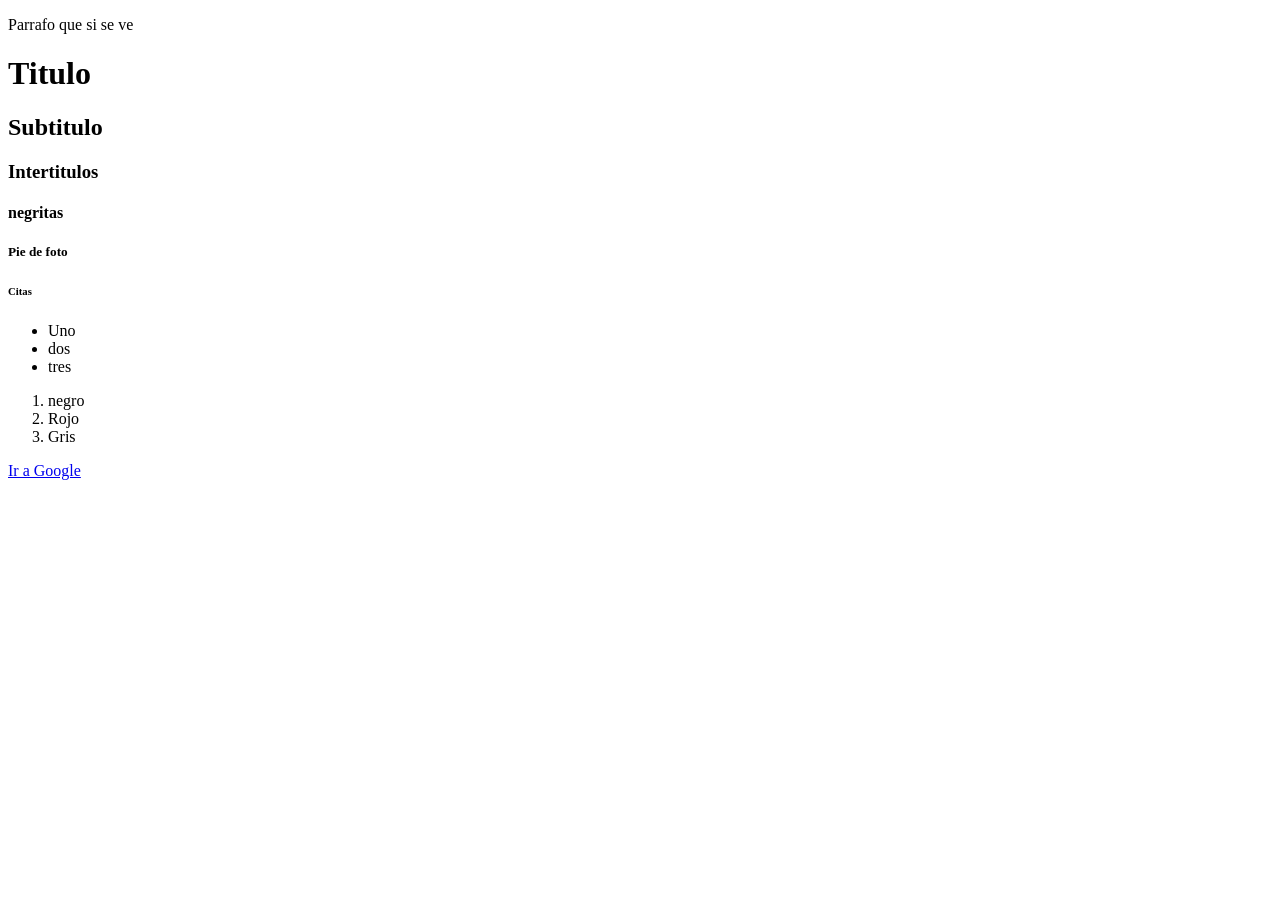
<file: INDEX.html>
<!DOCTYPE html> 
<html>
    <head>
        <title>PORTAFOLIO MATIAS CARVAJAL</title>
    </head> 
    <body>
       <p>Parrafo que si se ve</p>
       <h1>Titulo</h1>
       <h2>Subtitulo
        <h3>Intertitulos</h3>
        <h4>negritas</h4>
        <h5>Pie de foto</h5>
        <h6>Citas</h6>
       <ul>
            <li>Uno</li>
            <li>dos</li>
            <li>tres</li>
       </ul>
       <ol>
            <li>negro</li>
            <li>Rojo</li>
            <li>Gris</li>
       </ol>
       <a href="https://www.google.com" target="_blank">Ir a Google</a>
    </body>
</html>
</file>
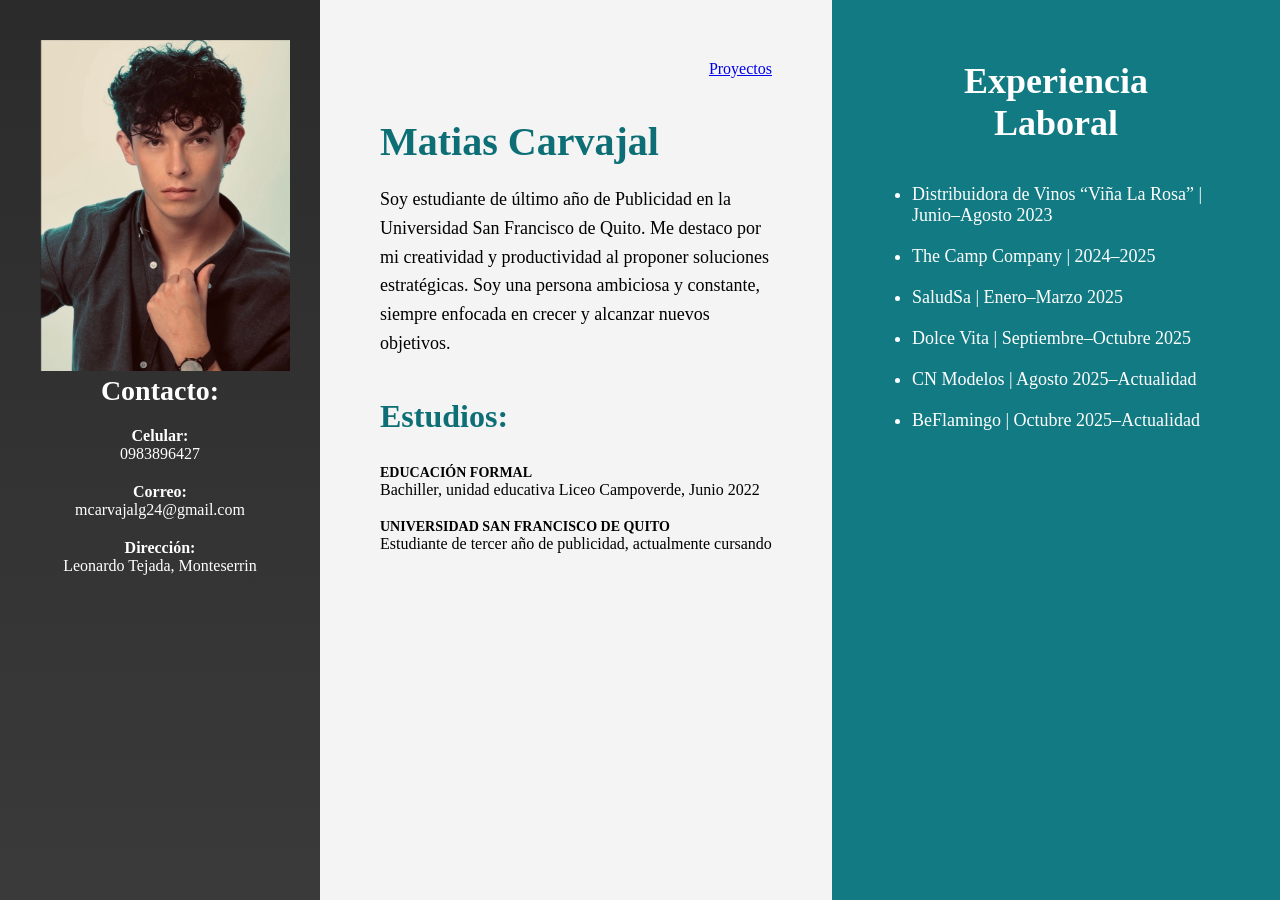
<file: index.html>
<!DOCTYPE html>
<html lang="es">
<head>
    <meta charset="UTF-8">
    <title>CV Matias Carvajal</title>
    <link rel="stylesheet" href="stylesmc.css">
</head>
<body>

    <div class="container">

        <!-- COLUMNA IZQUIERDA -->
        <aside class="sidebar">
             <img src="ftmatias.jpg" width="250"> 

            <h2>Contacto:</h2>

            <div class="contact-info">
                <p><strong>Celular:</strong><br>0983896427</p>
                <p><strong>Correo:</strong><br>mcarvajalg24@gmail.com</p>
                <p><strong>Dirección:</strong><br>Leonardo Tejada, Monteserrin</p>
            </div>
        </aside>

        <!-- CONTENIDO PRINCIPAL -->
        <main class="main-content">

            <div class="top-bar">
                <a href="Proyectos HTML.html" class="proyectos">Proyectos</a>
            </div>

            <section class="about">
                <h1>Matias Carvajal</h1>
                <p>
                    Soy estudiante de último año de Publicidad en la Universidad San Francisco de Quito.
                    Me destaco por mi creatividad y productividad al proponer soluciones estratégicas.
                    Soy una persona ambiciosa y constante, siempre enfocada en crecer y alcanzar nuevos objetivos.
                </p>
            </section>

            <section class="estudios">
                <h2>Estudios:</h2>

                <div class="education-item">
                    <h4>EDUCACIÓN FORMAL</h4>
                    <p>Bachiller, unidad educativa Liceo Campoverde, Junio 2022</p>
                </div>

                <div class="education-item">
                    <h4>UNIVERSIDAD SAN FRANCISCO DE QUITO</h4>
                    <p>Estudiante de tercer año de publicidad, actualmente cursando</p>
                </div>
            </section>

        </main>

        <!-- EXPERIENCIA LABORAL -->
        <section class="experience">
            <h2>Experiencia<br>Laboral</h2>

            <ul>
                <li>Distribuidora de Vinos “Viña La Rosa” | Junio–Agosto 2023</li>
                <li>The Camp Company | 2024–2025</li>
                <li>SaludSa | Enero–Marzo 2025</li>
                <li>Dolce Vita | Septiembre–Octubre 2025</li>
                <li>CN Modelos | Agosto 2025–Actualidad</li>
                <li>BeFlamingo | Octubre 2025–Actualidad</li>
            </ul>
        </section>

    </div>

</body>
</html>
</file>
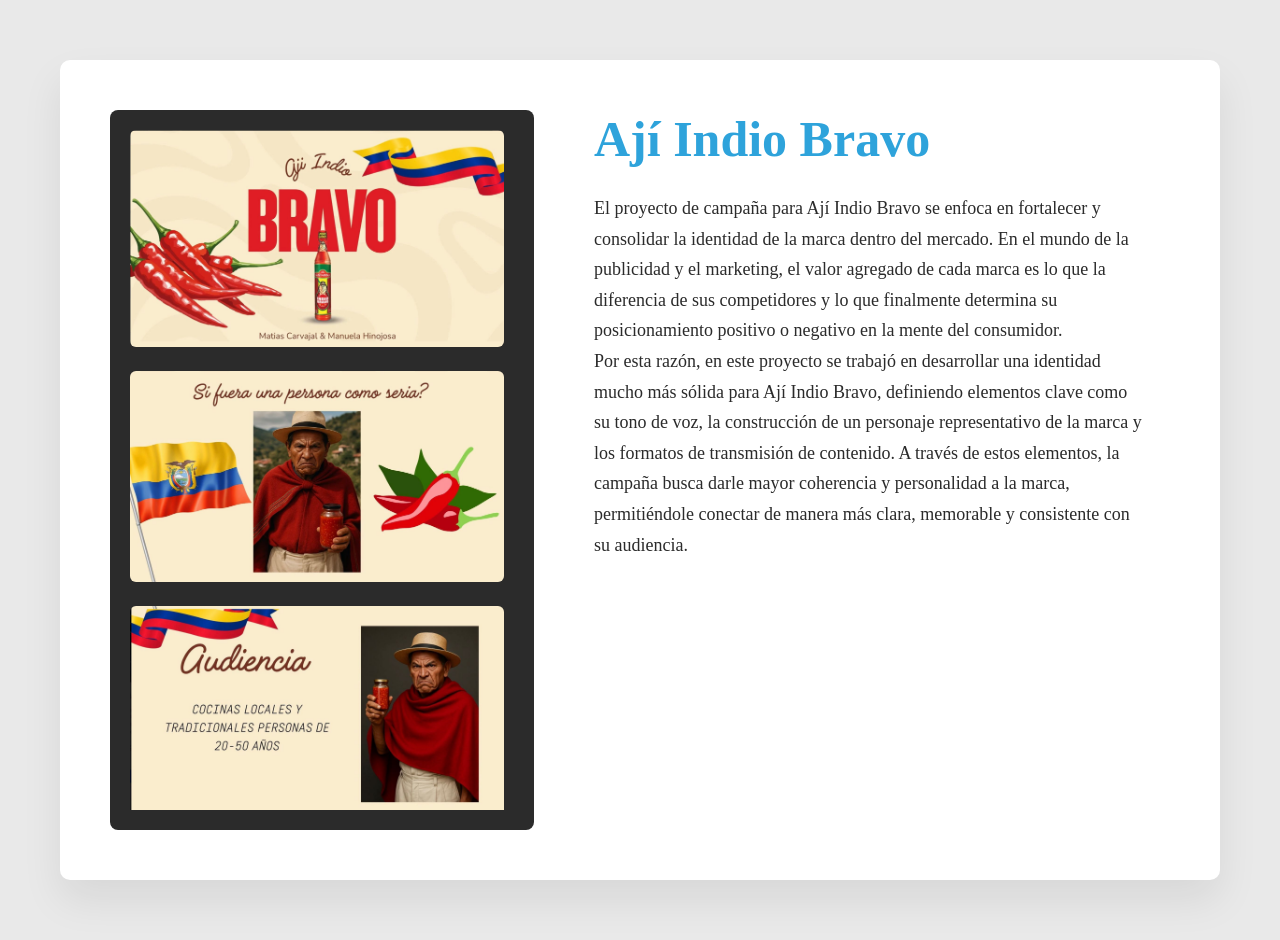
<file: ajiindiobravo.html>
<!DOCTYPE html>
<html lang="es">
<head>
  <meta charset="UTF-8">
  <title>Ají Indio Bravo</title>
  <link rel="stylesheet" href="stylesmc.css">
</head>

<body>

<section class="case-wrapper">

  <div class="case-box">

    <!-- IZQUIERDA -->
    <div class="case-left">
      <div class="case-scroll">
        <img src="aib1.jpeg">
        <img src="aib2.jpeg">
        <img src="aib3.jpeg">
        <img src="aib4.jpeg">
        <img src="aib5.jpeg">
        <img src="aib6.jpeg">
        <img src="aib7.jpeg">
        <img src="aib8.jpeg">
        <img src="aib9.jpeg">
        <img src="aib10.jpeg">
        <img src="aib11.jpeg">
        <img src="aib12.jpeg">
        <img src="aib13.jpeg">
        <img src="aib14.jpeg">
        <img src="aib15.jpeg">
        <img src="aib16.jpeg">
        <img src="aib17.jpeg">
        <img src="aib18.jpeg">
        <img src="aib19.jpeg">
      </div>
    </div>

    <!-- DERECHA -->
    <div class="case-right">
      <h1>Ají Indio Bravo</h1>
      <p>
       El proyecto de campaña para Ají Indio Bravo se enfoca en fortalecer y consolidar la identidad de la marca dentro del mercado. En el mundo de la publicidad y el marketing, el valor agregado de cada marca es lo que la diferencia de sus competidores y lo que finalmente determina su posicionamiento positivo o negativo en la mente del consumidor.
      <p>
       Por esta razón, en este proyecto se trabajó en desarrollar una identidad mucho más sólida para Ají Indio Bravo, definiendo elementos clave como su tono de voz, la construcción de un personaje representativo de la marca y los formatos de transmisión de contenido. A través de estos elementos, la campaña busca darle mayor coherencia y personalidad a la marca, permitiéndole conectar de manera más clara, memorable y consistente con su audiencia.
    </div>

  </div>

</section>

</body>
</html>
</file>
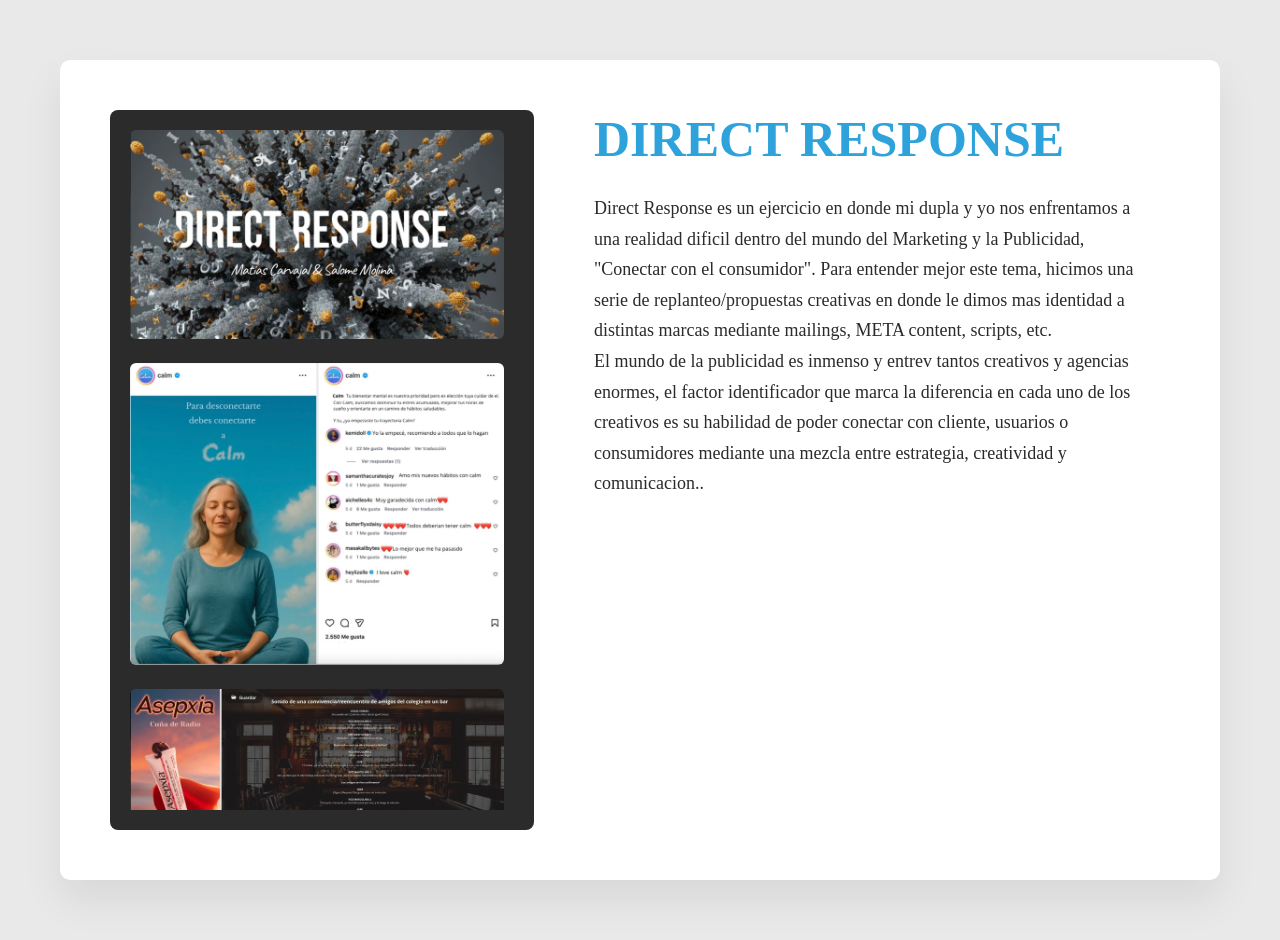
<file: directresponse.html>
<!DOCTYPE html>
<html lang="es">
<head>
  <meta charset="UTF-8">
  <title>Physique</title>
  <link rel="stylesheet" href="stylesmc.css">
</head>

<body>

<section class="case-wrapper">

  <div class="case-box">

    <!-- IZQUIERDA -->
    <div class="case-left">
      <div class="case-scroll">
        <img src="dr1.jpeg">
        <img src="dr2.jpeg">
        <img src="dr3.jpeg">
        <img src="dr4.jpeg">
        <img src="dr5.jpeg">
        <img src="dr6.jpeg">
        <img src="dr7.jpeg">
        <img src="dr8.jpeg">
        <img src="dr9.jpeg">
      </div>
    </div>

    <!-- DERECHA -->
    <div class="case-right">
      <h1>DIRECT RESPONSE</h1>
      <p>
       Direct Response es un ejercicio en donde mi dupla y yo nos enfrentamos a una realidad dificil dentro del mundo del Marketing y la Publicidad, "Conectar con el consumidor". Para entender mejor este tema, hicimos una serie de replanteo/propuestas creativas en donde le dimos mas identidad a distintas marcas mediante mailings, META content, scripts, etc.

      <p>
       El mundo de la publicidad es inmenso y entrev tantos creativos y agencias enormes, el factor identificador que marca la diferencia en cada uno de los creativos es su habilidad de poder conectar con cliente, usuarios o consumidores mediante una mezcla entre estrategia, creatividad y comunicacion..
      </p>
    </div>

  </div>

</section>

</body>
</html>
</file>
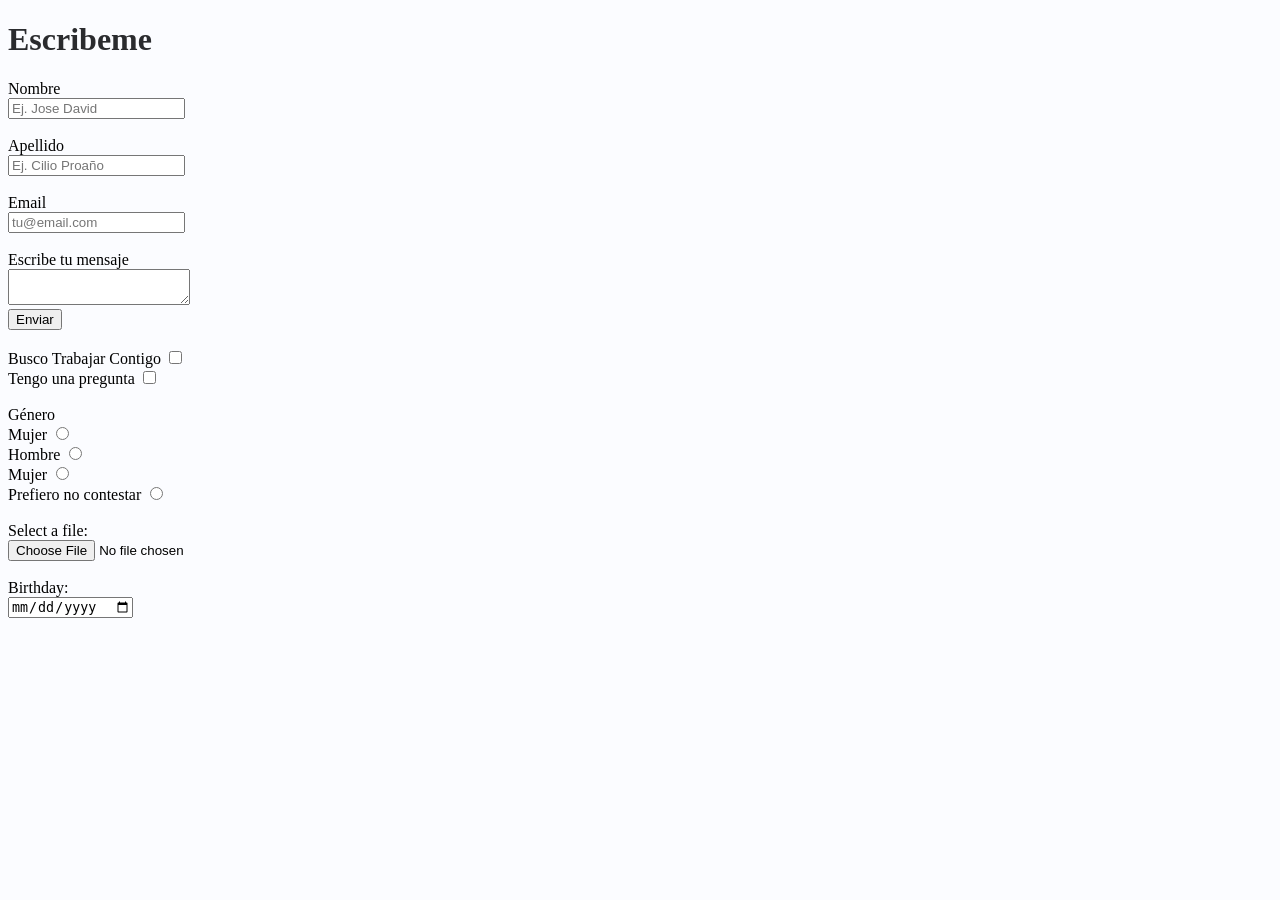
<file: html contacto.html>
<!DOCTYPE html>
<html lang="es">
    <head>
        <meta charset="UTF-8">
        <title>contacto</title>
        <link rel="stylesheet" href="styles.css">
    </head>
    <body>
        <h1>Escribeme</h1>
        <div class="container">
        <form>
            <label form="Name">Nombre</label><br>
            <input type="text" id="Name" placeholder="Ej. Jose David"><br><br>
            <label for="Apellido">Apellido</label><br>
            <input type="text" id="Apellido" placeholder="Ej. Cilio Proaño"><br><br>
            <label for="Mail">Email</label><br>
            <input type="email" id="Mail" placeholder="tu@email.com"><br><br>
            <label for="Mensaje">Escribe tu mensaje</label><br>
            <textarea></textarea><br>
            <button type="submit">Enviar</button><br><br>
            </div>
            <!----Para hacer comentarios-->
            <label for="Work">Busco Trabajar Contigo</label>
            <input type="checkbox" id="trabajo" name="Trabajo" value="Trabajar"><br>
            <label for="duda">Tengo una pregunta</label>
            <input type="checkbox"><br><br>
            Género<br>
            <label for="genero">Mujer</label>
            <input type="radio" id="mujer" name="Genero" value="fem"><br>
            <label for="genero">Hombre</label>
            <input type="radio" id="hombre" name="Genero" value="Mas"><br>
            <label for="genero">Mujer</label>
            <input type="radio" id="otro" name="Genero" value="otros"><br>
            <label for="genero">Prefiero no contestar</label>
            <input type="radio" id="nc" name="genero" value="nc"><br><br>
            <label for="myfile">Select a file:</label><br>
            <input type="file" id="myfile" name="myfile"><br><br>
            <label for="brithday">Birthday:</label><br>
            <input type="date" id="birthday" name="Birthday"><br>

        </form>
    </body>
</html>
</file>
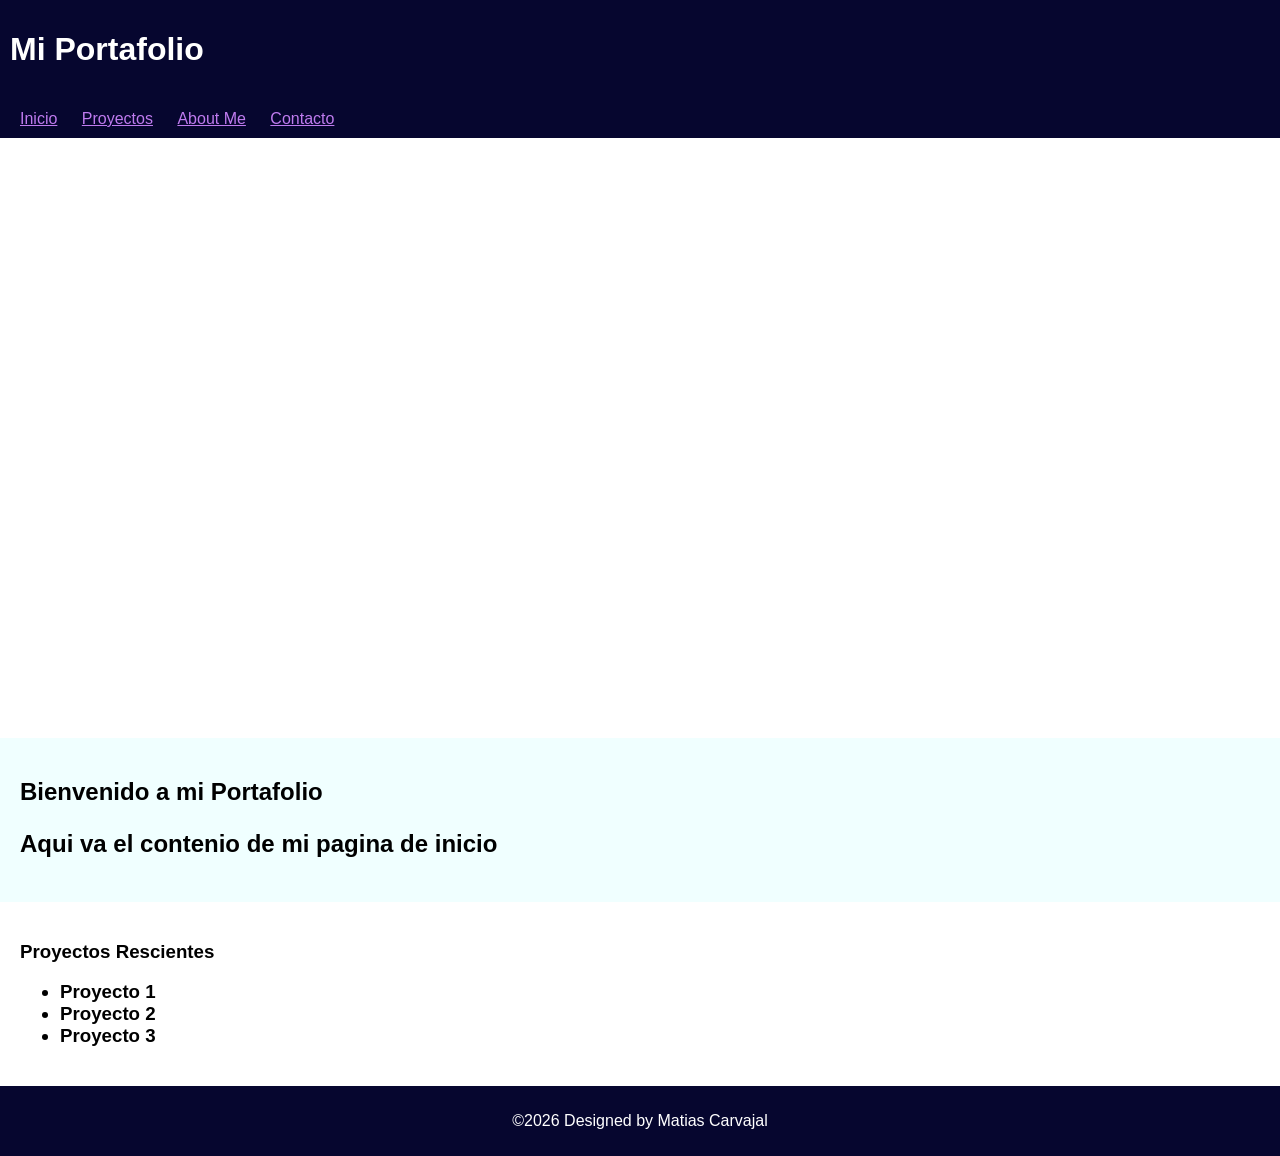
<file: Mi portafolio.html>
<!DOCTYPE html>
<html lang="es">
    <head>
        <title>Mi Portafolio</title>
        <meta charset="UTF-8">
        <link rel="stylesheet" href="estilos 2.css">
    </head>
    <body>
        <header>
            <h1>Mi Portafolio</h1>
        </header>
        <nav>
            <a href="INDEX.html">Inicio</a>
            <a href="#">Proyectos</a>
            <a href="#">About Me</a>
            <a href="#">Contacto</a>
        </nav>
        <div class="container"></div>
        <main>
            <h2>Bienvenido a mi Portafolio</2>
            <p>Aqui va el contenio de mi pagina de inicio</p>
        </main>
        <aside>
            <h3>Proyectos Rescientes</3>
            <ul>
                <li>Proyecto 1</li>
                <li>Proyecto 2</li>
                <li>Proyecto 3</li>
            </ul>
        </aside>
        <footer>
            <p>&copy;2026 Designed by Matias Carvajal</p>
        </footer>
    </body>

</html>
</file>
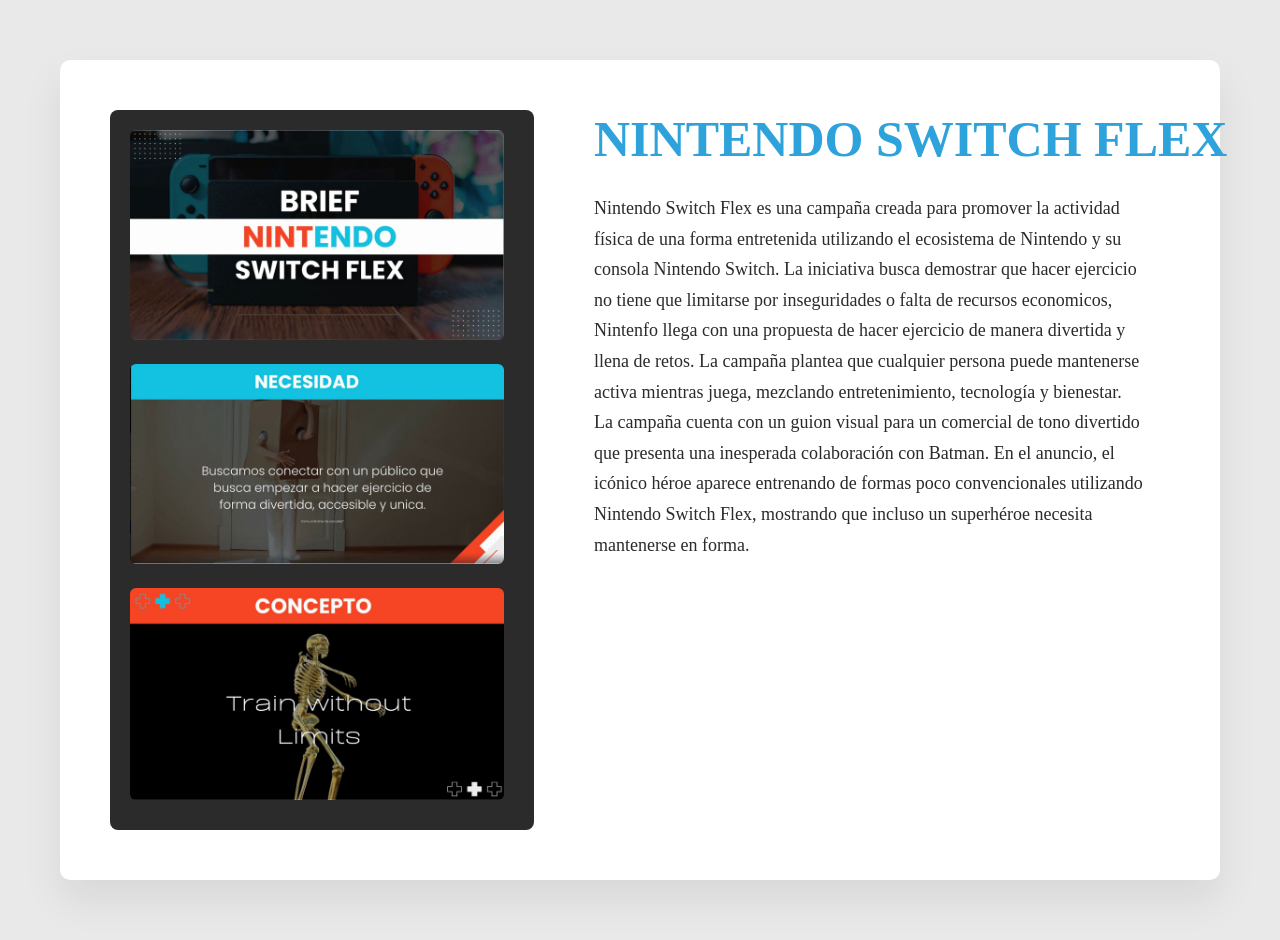
<file: nintendo.html>
<!DOCTYPE html>
<html lang="es">
<head>
  <meta charset="UTF-8">
  <title>Nintendo</title>
  <link rel="stylesheet" href="stylesmc.css">
</head>

<body>

<section class="case-wrapper">

  <div class="case-box">

    <!-- IZQUIERDA -->
    <div class="case-left">
      <div class="case-scroll">
        <img src="ns1.jpeg">
        <img src="ns2.jpeg">
        <img src="ns3.jpeg">
        <img src="ns4.jpeg">
        <img src="ns5.jpeg">
        <img src="ns6.jpeg">
        <img src="ns7.jpeg">
        <img src="ns8.jpeg">
        <img src="ns9.jpeg">
        <img src="ns10.jpeg">
        <img src="ns11.jpeg">
        <img src="ns12.jpeg">
        <img src="ns13.jpeg">
        <img src="ns14.jpeg">
        <img src="ns15.jpeg">
        <img src="ns16.jpeg">
      </div>
    </div>

    <!-- DERECHA -->
    <div class="case-right">
      <h1>NINTENDO SWITCH FLEX</h1>
      <p>
        Nintendo Switch Flex es una campaña creada para promover la actividad física de una forma entretenida utilizando el ecosistema de Nintendo y su consola Nintendo Switch. La iniciativa busca demostrar que hacer ejercicio no tiene que limitarse por inseguridades o falta de recursos economicos, Nintenfo llega con una propuesta de hacer ejercicio de manera divertida y llena de retos. La campaña plantea que cualquier persona puede mantenerse activa mientras juega, mezclando entretenimiento, tecnología y bienestar.
      <p>
        La campaña cuenta con un guion visual para un comercial de tono divertido que presenta una inesperada colaboración con Batman. En el anuncio, el icónico héroe aparece entrenando de formas poco convencionales utilizando Nintendo Switch Flex, mostrando que incluso un superhéroe necesita mantenerse en forma.
      </p>
    </div>

  </div>

</section>

</body>
</html>
</file>
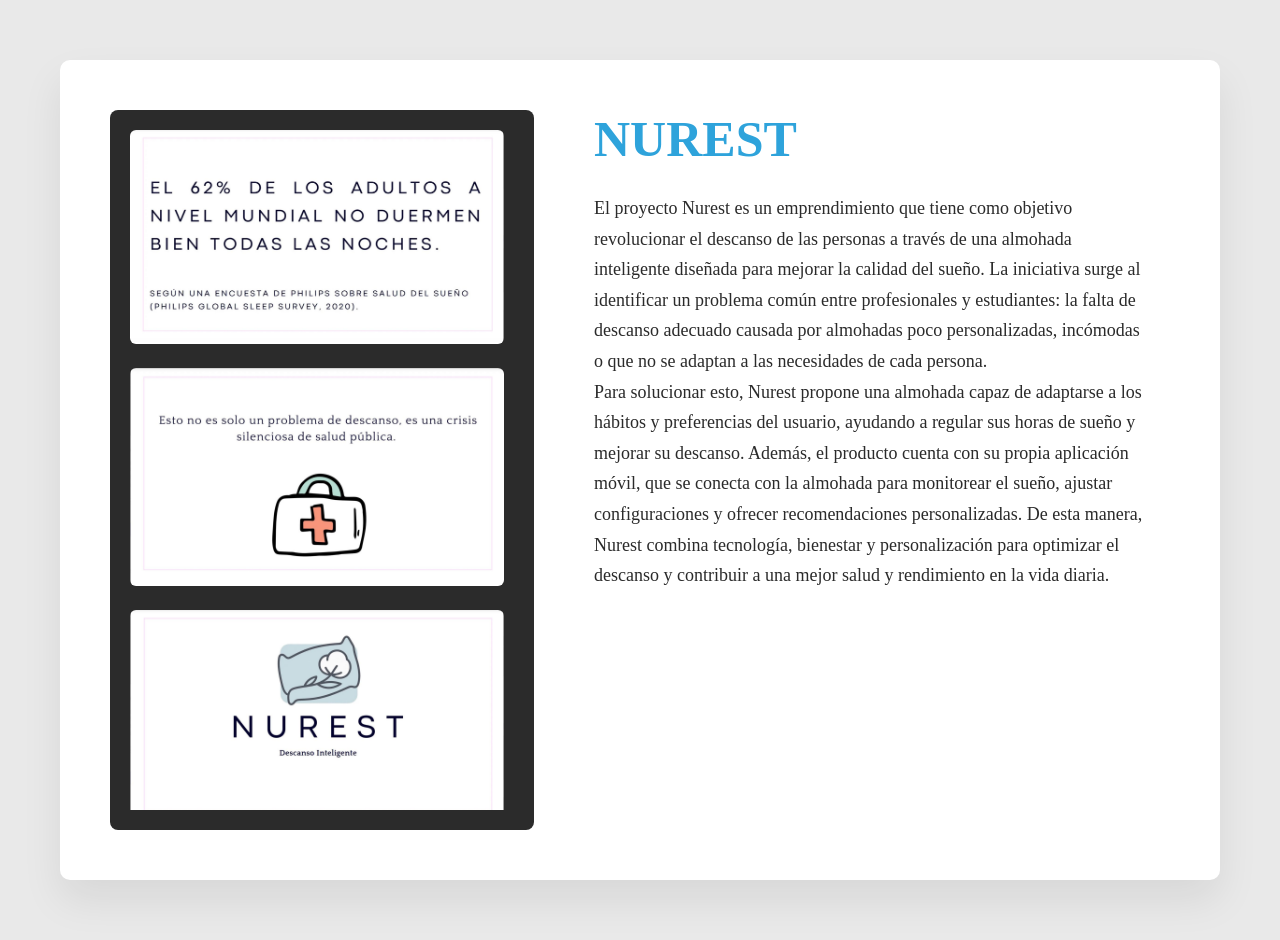
<file: nurest.html>
<!DOCTYPE html>
<html lang="es">
<head>
  <meta charset="UTF-8">
  <title>Nurest</title>
  <link rel="stylesheet" href="stylesmc.css">
</head>

<body>

<section class="case-wrapper">

  <div class="case-box">

    <!-- IZQUIERDA -->
    <div class="case-left">
      <div class="case-scroll">
        <img src="nurest1.jpeg">
        <img src="nurest2.jpeg">
        <img src="nurest3.jpeg">
        <img src="nurest4.jpeg">
        <img src="nurest5.jpeg">
        <img src="nurest6.jpeg">
        <img src="nurest7.jpeg">
        <img src="nurest8.jpeg">
        <img src="nurest9.jpeg">
        <img src="nurest10.jpeg">
        <img src="nurest11.jpeg">
        <img src="nurest12.jpeg">
        <img src="nurest13.jpeg">
        <img src="nurest14.jpeg">
      </div>
    </div>

    <!-- DERECHA -->
    <div class="case-right">
      <h1>NUREST</h1>
      <p>
       El proyecto Nurest es un emprendimiento que tiene como objetivo revolucionar el descanso de las personas a través de una almohada inteligente diseñada para mejorar la calidad del sueño. La iniciativa surge al identificar un problema común entre profesionales y estudiantes: la falta de descanso adecuado causada por almohadas poco personalizadas, incómodas o que no se adaptan a las necesidades de cada persona.
      <p>
       Para solucionar esto, Nurest propone una almohada capaz de adaptarse a los hábitos y preferencias del usuario, ayudando a regular sus horas de sueño y mejorar su descanso. Además, el producto cuenta con su propia aplicación móvil, que se conecta con la almohada para monitorear el sueño, ajustar configuraciones y ofrecer recomendaciones personalizadas. De esta manera, Nurest combina tecnología, bienestar y personalización para optimizar el descanso y contribuir a una mejor salud y rendimiento en la vida diaria.      
      </p>
    </div>

  </div>

</section>

</body>
</html>
</file>
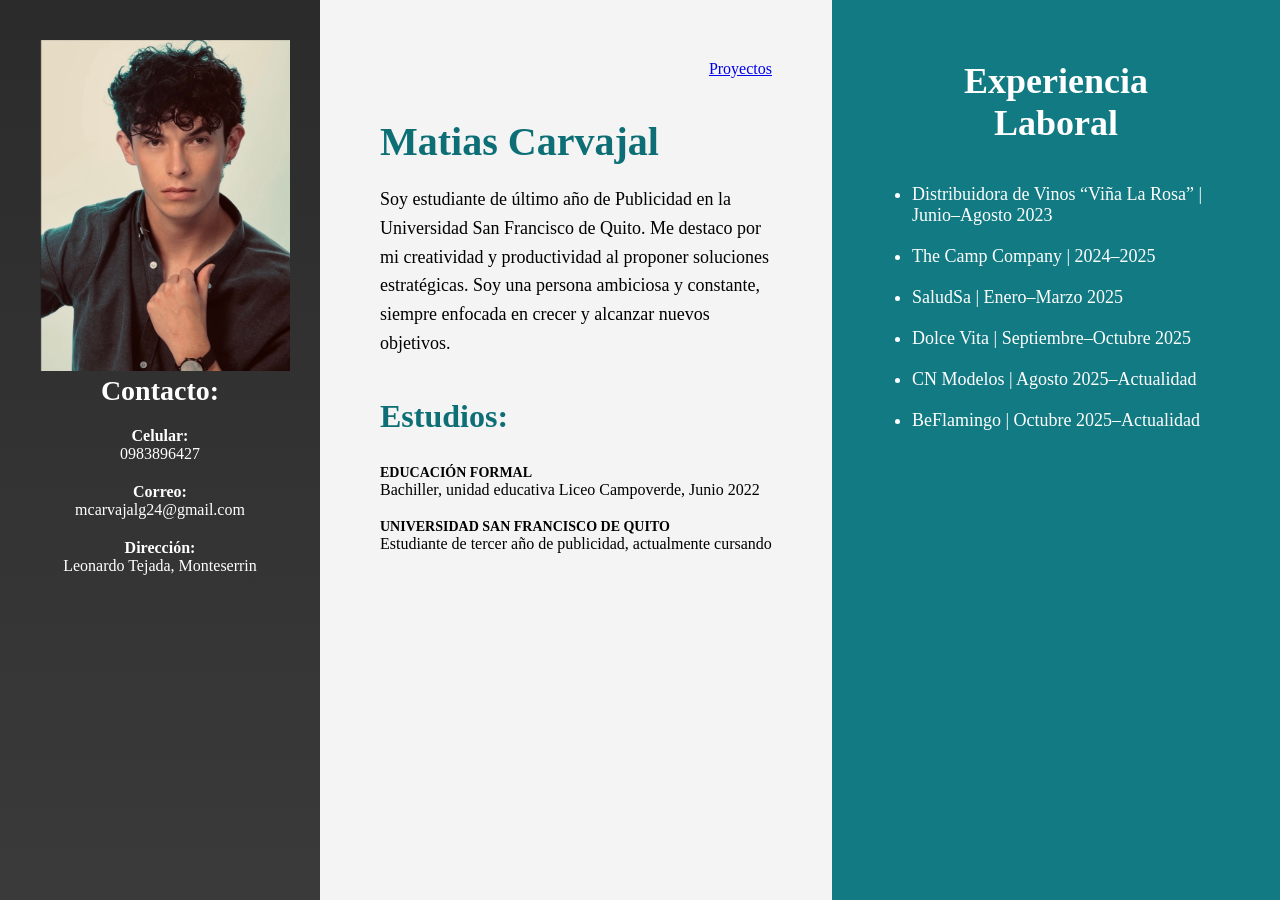
<file: Pagina Web Matias Carvajal.html>
<!DOCTYPE html>
<html lang="es">
<head>
    <meta charset="UTF-8">
    <title>CV Matias Carvajal</title>
    <link rel="stylesheet" href="stylesmc.css">
</head>
<body>

    <div class="container">

        <!-- COLUMNA IZQUIERDA -->
        <aside class="sidebar">
             <img src="ftmatias.jpg" width="250"> 

            <h2>Contacto:</h2>

            <div class="contact-info">
                <p><strong>Celular:</strong><br>0983896427</p>
                <p><strong>Correo:</strong><br>mcarvajalg24@gmail.com</p>
                <p><strong>Dirección:</strong><br>Leonardo Tejada, Monteserrin</p>
            </div>
        </aside>

        <!-- CONTENIDO PRINCIPAL -->
        <main class="main-content">

            <div class="top-bar">
                <a href="Proyectos HTML.html" class="proyectos">Proyectos</a>
            </div>

            <section class="about">
                <h1>Matias Carvajal</h1>
                <p>
                    Soy estudiante de último año de Publicidad en la Universidad San Francisco de Quito.
                    Me destaco por mi creatividad y productividad al proponer soluciones estratégicas.
                    Soy una persona ambiciosa y constante, siempre enfocada en crecer y alcanzar nuevos objetivos.
                </p>
            </section>

            <section class="estudios">
                <h2>Estudios:</h2>

                <div class="education-item">
                    <h4>EDUCACIÓN FORMAL</h4>
                    <p>Bachiller, unidad educativa Liceo Campoverde, Junio 2022</p>
                </div>

                <div class="education-item">
                    <h4>UNIVERSIDAD SAN FRANCISCO DE QUITO</h4>
                    <p>Estudiante de tercer año de publicidad, actualmente cursando</p>
                </div>
            </section>

        </main>

        <!-- EXPERIENCIA LABORAL -->
        <section class="experience">
            <h2>Experiencia<br>Laboral</h2>

            <ul>
                <li>Distribuidora de Vinos “Viña La Rosa” | Junio–Agosto 2023</li>
                <li>The Camp Company | 2024–2025</li>
                <li>SaludSa | Enero–Marzo 2025</li>
                <li>Dolce Vita | Septiembre–Octubre 2025</li>
                <li>CN Modelos | Agosto 2025–Actualidad</li>
                <li>BeFlamingo | Octubre 2025–Actualidad</li>
            </ul>
        </section>

    </div>

</body>
</html>
</file>
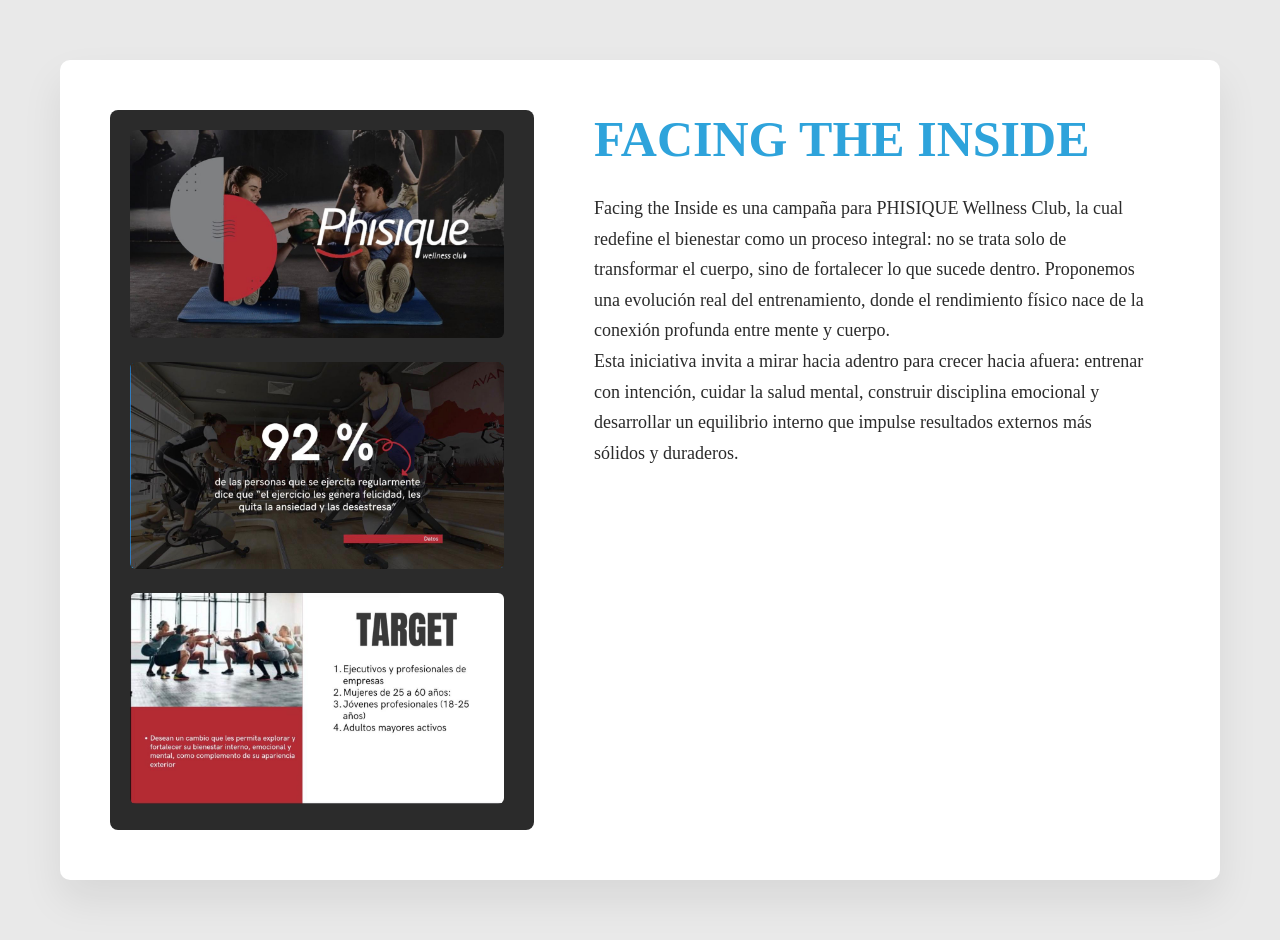
<file: Physique.HTML>
<!DOCTYPE html>
<html lang="es">
<head>
  <meta charset="UTF-8">
  <title>Physique</title>
  <link rel="stylesheet" href="stylesmc.css">
</head>

<body>

<section class="case-wrapper">

  <div class="case-box">

    <!-- IZQUIERDA -->
    <div class="case-left">
      <div class="case-scroll">
        <img src="physique1.jpeg">
        <img src="physique2.jpeg">
        <img src="physique3.jpeg">
        <img src="physique4.jpeg">
        <img src="physique5.jpeg">
        <img src="physique6.jpeg">
        <img src="physique7.jpeg">
        <img src="physique8.jpeg">
      </div>
    </div>

    <!-- DERECHA -->
    <div class="case-right">
      <h1>FACING THE INSIDE</h1>
      <p>
       Facing the Inside es una campaña para PHISIQUE Wellness Club, la cual redefine el bienestar como un proceso integral: no se trata solo de transformar el cuerpo, sino de fortalecer lo que sucede dentro.  Proponemos una evolución real del entrenamiento, donde el rendimiento físico nace de la conexión profunda entre mente y cuerpo.
      </p>

      <p>
       Esta iniciativa invita a mirar hacia adentro para crecer hacia afuera: entrenar con intención, cuidar la salud mental, construir disciplina emocional y desarrollar un equilibrio interno que impulse resultados externos más sólidos y duraderos.
      </p>
    </div>

  </div>

</section>

</body>
</html>
</file>
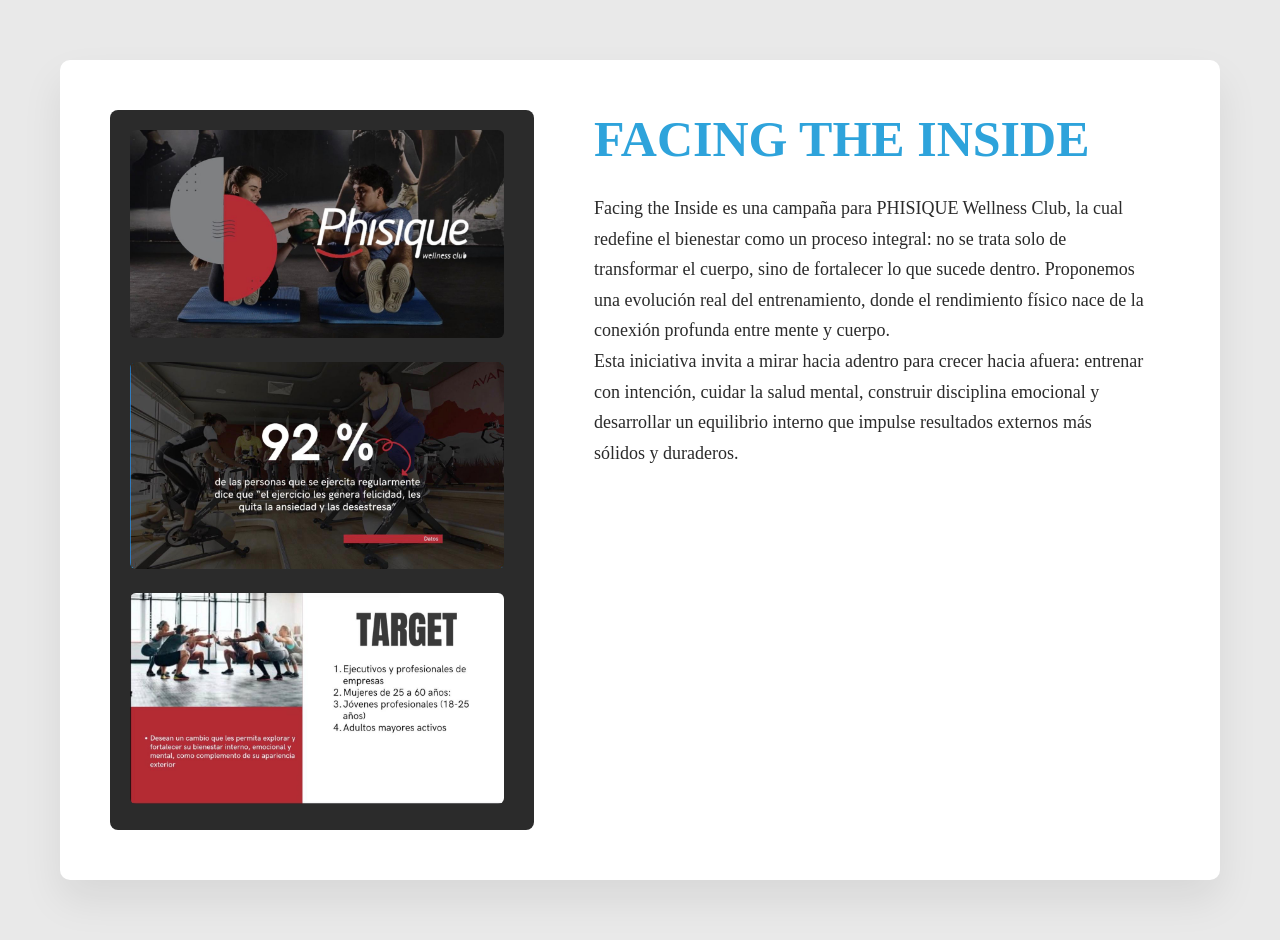
<file: Physique.html>
<!DOCTYPE html>
<html lang="es">
<head>
  <meta charset="UTF-8">
  <title>Physique</title>
  <link rel="stylesheet" href="stylesmc.css">
</head>

<body>

<section class="case-wrapper">

  <div class="case-box">

    <!-- IZQUIERDA -->
    <div class="case-left">
      <div class="case-scroll">
        <img src="physique1.jpeg">
        <img src="physique2.jpeg">
        <img src="physique3.jpeg">
        <img src="physique4.jpeg">
        <img src="physique5.jpeg">
        <img src="physique6.jpeg">
        <img src="physique7.jpeg">
        <img src="physique8.jpeg">
      </div>
    </div>

    <!-- DERECHA -->
    <div class="case-right">
      <h1>FACING THE INSIDE</h1>
      <p>
       Facing the Inside es una campaña para PHISIQUE Wellness Club, la cual redefine el bienestar como un proceso integral: no se trata solo de transformar el cuerpo, sino de fortalecer lo que sucede dentro.  Proponemos una evolución real del entrenamiento, donde el rendimiento físico nace de la conexión profunda entre mente y cuerpo.
      </p>

      <p>
       Esta iniciativa invita a mirar hacia adentro para crecer hacia afuera: entrenar con intención, cuidar la salud mental, construir disciplina emocional y desarrollar un equilibrio interno que impulse resultados externos más sólidos y duraderos.
      </p>
    </div>

  </div>

</section>

</body>
</html>
</file>
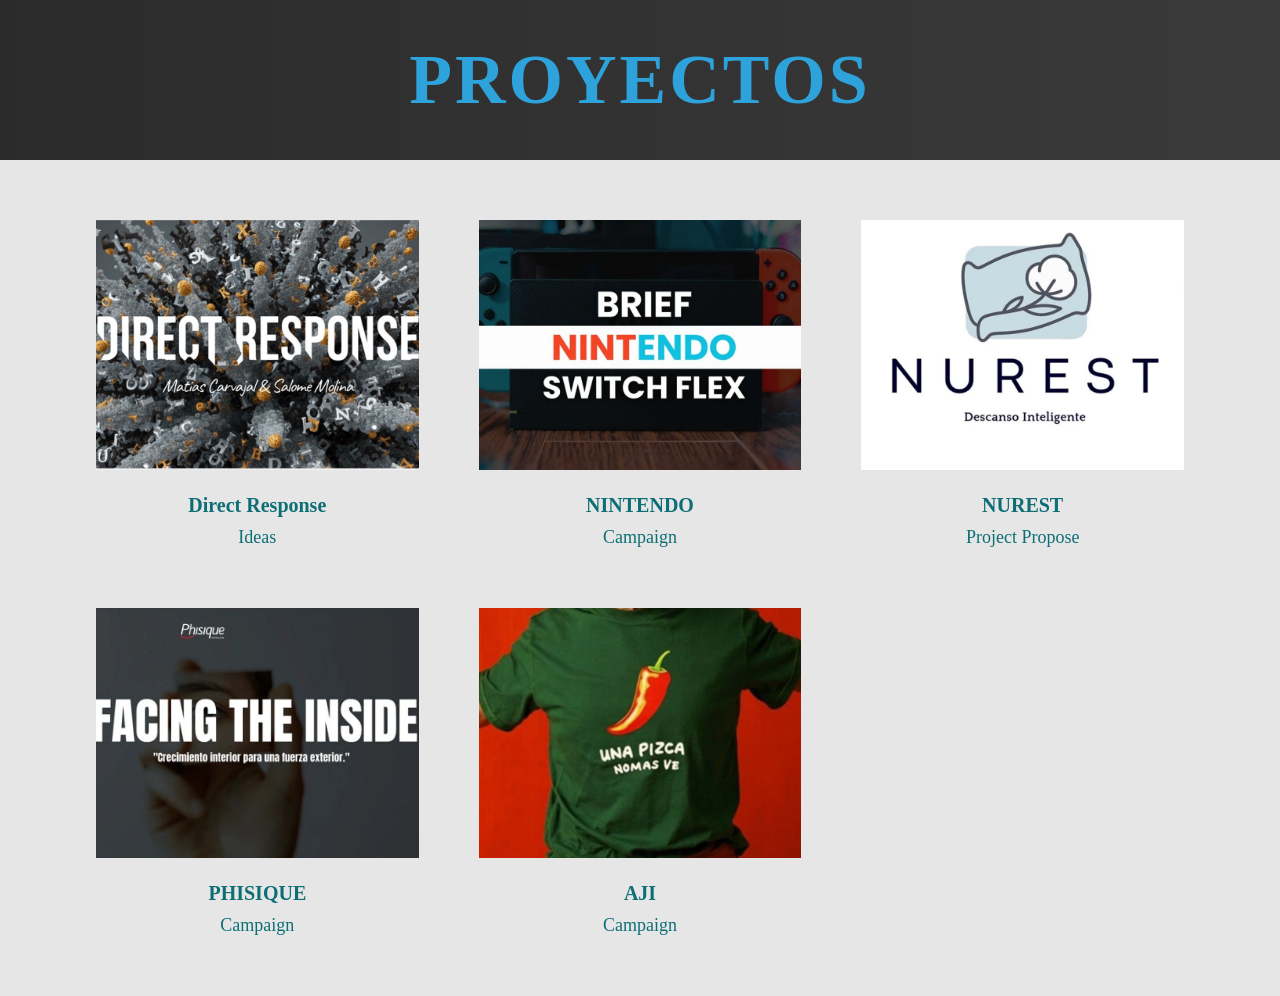
<file: Proyectos HTML.html>
<!DOCTYPE html>
<!DOCTYPE html>
<html lang="es">
<head>
<meta charset="UTF-8">
<title>Proyectos</title>
<link rel="stylesheet" href="proyectos.css">
</head>
<body>

<div class="page">

    <!-- HEADER OSCURO -->
    <header class="header">
        <h1>PROYECTOS</h1>
    </header>

    <!-- GRID DE PROYECTOS -->
    <section class="projects">

        <!-- BOTÓN 1 -->
        <a href="directresponse.html" class="project-card">
            <img src="imgproyecto1.jpeg" alt="Direct Response">
            <h3>Direct Response</h3>
            <p>Ideas</p>
        </a>

        <!-- BOTÓN 2 -->
        <a href="nintendo.html" class="project-card">
            <img src="imgproyecto2.jpeg" alt="Nintendo Campaign">
            <h3>NINTENDO</h3>
            <p>Campaign</p>
        </a>

        <!-- BOTÓN 3 -->
        <a href="nurest.html" class="project-card">
            <img src="imgproyecto3.jpeg" alt="Nurest Project">
            <h3>NUREST</h3>
            <p>Project Propose</p>
        </a>

        <!-- BOTÓN 4 -->
        <a href="physique.html" class="project-card">
            <img src="imgproyecto4.jpeg" alt="Physique Campaign">
            <h3>PHISIQUE</h3>
            <p>Campaign</p>
        </a>

        <!-- BOTÓN 5 -->
        <a href="ajiindiobravo.html" class="project-card">
            <img src="imgproyecto5.jpeg" alt="Aji Indio Bravo">
            <h3>AJI</h3>
            <p>Campaign</p>
        </a>

    </section>

</div>

</body>
</html>
</file>
<file: stylesmc.css>
* {
    margin: 0;
    padding: 0;
    box-sizing: border-box;
    font-family: 'Georgia', serif;
}

body {
    background-color: #e6e6e6;
}

/* CONTENEDOR GENERAL */
.container {
    display: flex;
    min-height: 100vh;
}

/* SIDEBAR */
.sidebar {
    width: 25%;
    background: linear-gradient(180deg, #2b2b2b, #3a3a3a);
    color: white;
    padding: 40px;
    text-align: center;
}

.profile-img {
    width: 100%;
    max-width: 250px;
    margin-bottom: 40px;
}

.sidebar h2 {
    margin-bottom: 20px;
    font-size: 28px;
}

.contact-info p {
    margin-bottom: 20px;
    font-size: 16px;
}

/* MAIN CONTENT */
.main-content {
    width: 40%;
    padding: 60px;
    background-color: #f4f4f4;
}

.top-bar {
    display: flex;
    justify-content: flex-end;
    margin-bottom: 40px;
}

a .proyectos {
    background-color: #2ea3db;
    color: white;
    padding: 15px 30px;
    border-radius: 30px;
    text-decoration: none;
    font-weight: bold;
}

.about h1 {
    font-size: 40px;
    color: #0d6f75;
    margin-bottom: 20px;
}

.about p {
    font-size: 18px;
    line-height: 1.6;
    margin-bottom: 40px;
}

.estudios h2 {
    font-size: 32px;
    color: #0d6f75;
    margin-bottom: 30px;
}

.education-item {
    margin-bottom: 20px;
}

.education-item h4 {
    font-size: 14px;
    font-weight: bold;
}

/* EXPERIENCIA */
.experience {
    width: 35%;
    background-color: #117a82;
    color: white;
    padding: 60px;
}

.experience h2 {
    font-size: 36px;
    margin-bottom: 40px;
    text-align: center;
}

.experience ul {
    list-style: disc;
    padding-left: 20px;
}

.experience li {
    margin-bottom: 20px;
    font-size: 18px;
}

/* FONDO GENERAL */
body {
  margin: 0;
  background: #e9e9e9;
  font-family: Arial, sans-serif;
}

/* CONTENEDOR GENERAL */
.case-wrapper {
  padding: 60px;
}

/* CAJA BLANCA */
.case-box {
  background: white;
  display: grid;
  grid-template-columns: 40% 60%;
  gap: 60px;
  padding: 50px;
  border-radius: 10px;
  max-width: 1400px;
  margin: auto;
  box-shadow: 0 20px 40px rgba(0,0,0,0.08);
}

/* COLUMNA IZQUIERDA */
.case-left {
  height: 80vh;
  background: #2b2b2b;   /* gris oscuro elegante */
  padding: 20px;
  border-radius: 8px;
  overflow: hidden;
}

/* SCROLL INTERNO */
.case-scroll {
  height: 100%;
  overflow-y: scroll;
  padding-right: 10px;
}

.case-scroll img {
  width: 100%;
  margin-bottom: 20px;
  border-radius: 6px;
}

/* COLUMNA DERECHA FIJA */
.case-right p {
  font-size: 18px;
  line-height: 1.7;
  color: #444;
  max-width: 550px;   /* 👈 esto hace que se vea “cuadrado” */
}

.case-right h1 {
  font-size: 50px;
    color: #2ea3db;
  margin-bottom: 25px;
  font-weight: 800;
}

.case-right p {
  font-size: 18px;
  line-height: 1.7;
  color: #2b2b2b;
}
</file>
<file: styles.css>
body {
    background-color:#FBFCFF
}

h1 {
    color: #2A2B2E;
    text-align: left;
}

p {
    font-family: Cambria, Cochin, Georgia, Times, 'Times New Roman', serif;
    font-size: 27px;
}
</file>
<file: estilos 2.css>
body {
    font-family:Verdana, Verdana, Geneva, Tahoma, sans-serif;
    margin: 0;
    padding: 0;
}

header, nav, footer {
    background-color: rgb(6, 6, 47);
    color: white;
    padding: 10px;
}

nav a {
    color: rgb(191, 123, 239);
    margin: 0 10px;
}
nav a:hover {
    color: rgb(8, 8, 8);
}

.container {
    display: flex;
    min-height: 600px;
}

main {
    background-color: azure;
    padding: 20px;
    flex: 3;
}

aside {
    padding: 20px;
    flex: 1;
}

footer {
    text-align: center;
}
@media (max-width: 600px) {
    .container {
        flex-direction: column;
    }
}
</file>
<file: proyectos.css>
* {
    margin: 0;
    padding: 0;
    box-sizing: border-box;
    font-family: Georgia, serif;
}

body {
    background-color: #e6e6e6;
}

/* HEADER */
.header {
    background: linear-gradient(90deg, #2b2b2b, #3a3a3a);
    padding: 40px;
    text-align: center;
}

.header h1 {
    color: #2ea3db;
    font-size: 70px;
    letter-spacing: 3px;
}

/* GRID */
.projects {
    width: 85%;
    margin: 60px auto;
    display: grid;
    grid-template-columns: repeat(3, 1fr);
    gap: 60px;
}

/* TARJETA COMO BOTÓN */
.project-card {
    text-decoration: none;
    color: #0d6f75;
    text-align: center;
    transition: 0.3s ease;
}

.project-card img {
    width: 100%;
    height: 250px;
    object-fit: cover;
    margin-bottom: 20px;
    transition: 0.3s ease;
}

.project-card h3 {
    font-size: 20px;
    margin-bottom: 10px;
}

.project-card p {
    font-size: 18px;
}

/* EFECTO HOVER */
.project-card:hover img {
    transform: scale(1.05);
}

.project-card:hover {
    transform: translateY(-5px);
}
</file>
